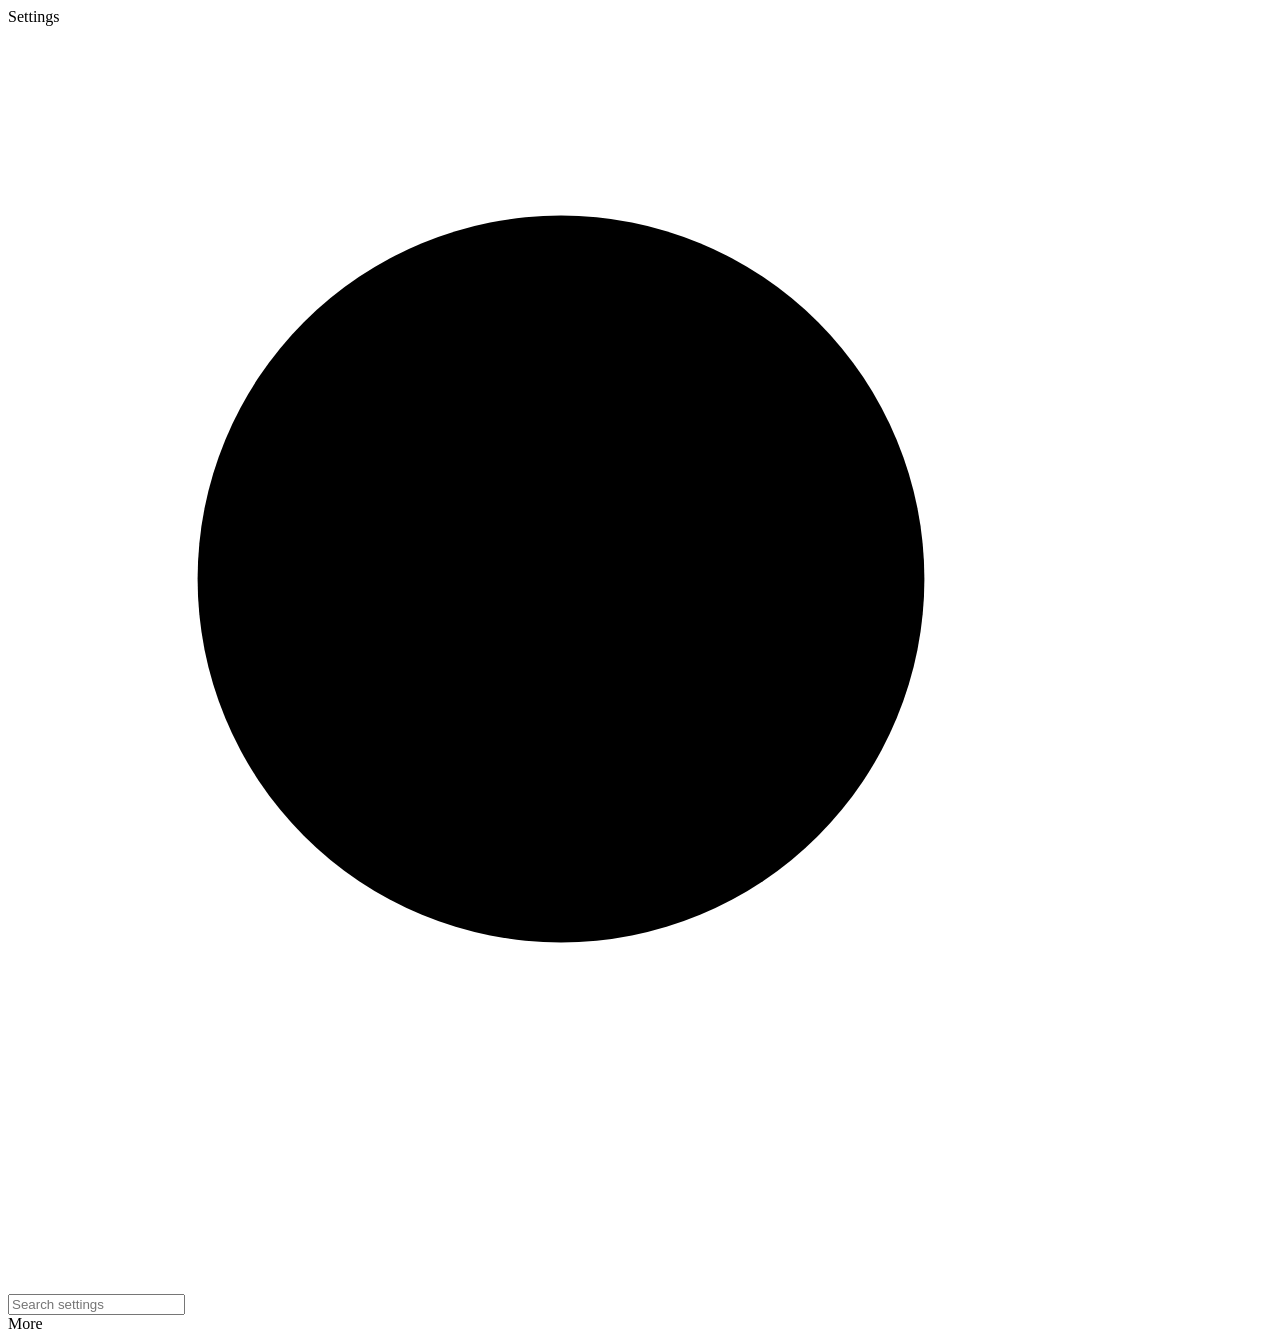
<file: resources/web/settings/index.html>
<!doctype html>
<html lang="en">
<head>
<meta charset="utf-8">
<meta name="viewport" content="width=device-width, initial-scale=1">
<meta name="color-scheme" content="light dark">
<title>Settings</title>
<link rel="stylesheet" href="pane://settings/settings.css">
</head>
<body>
<div class="app">
  <aside class="nav" aria-label="Settings sections">
    <div class="nav-title">Settings</div>
    <div class="search">
      <svg viewBox="0 0 16 16" aria-hidden="true"><circle cx="7" cy="7" r="4.6"/><path d="M10.4 10.4 14 14"/></svg>
      <input id="search" type="search" placeholder="Search settings" autocomplete="off" spellcheck="false">
    </div>
    <nav id="sections"></nav>
    <div class="nav-more">
      <div class="nav-more-title">More</div>
      <div id="more"></div>
    </div>
  </aside>
  <main id="main" tabindex="-1">
    <div class="content" id="content"></div>
  </main>
</div>

<dialog id="site-dialog">
  <form method="dialog" id="site-form">
    <h2 id="site-dialog-title">Add Site Search</h2>
    <label class="field"><span>Name</span><input name="name" placeholder="YouTube" required autocomplete="off"></label>
    <label class="field"><span>Shortcut</span><input name="shortcut" placeholder="yt" required autocomplete="off" spellcheck="false"></label>
    <label class="field"><span>Query URL</span><input name="url" placeholder="https://www.youtube.com/results?search_query=%s" required autocomplete="off" spellcheck="false"></label>
    <div class="field color-field">
      <span>Badge color</span>
      <div class="color-row">
        <label class="check"><input type="checkbox" name="ownColor"> Its own color</label>
        <input type="color" name="color" value="#5E5CE6">
        <span class="badge-preview" id="badge-preview">yt</span>
      </div>
    </div>
    <p class="hint" id="site-hint">Put %s where the search goes. Without a color of its own, the badge takes the site icon's.</p>
    <div class="dialog-buttons">
      <button type="button" class="btn" value="cancel" id="site-cancel">Cancel</button>
      <button type="submit" class="btn primary" id="site-save">Add</button>
    </div>
  </form>
</dialog>

<div class="toast" id="toast" role="status" aria-live="polite"></div>
<script src="pane://settings/settings.js"></script>
</body>
</html>
</file>
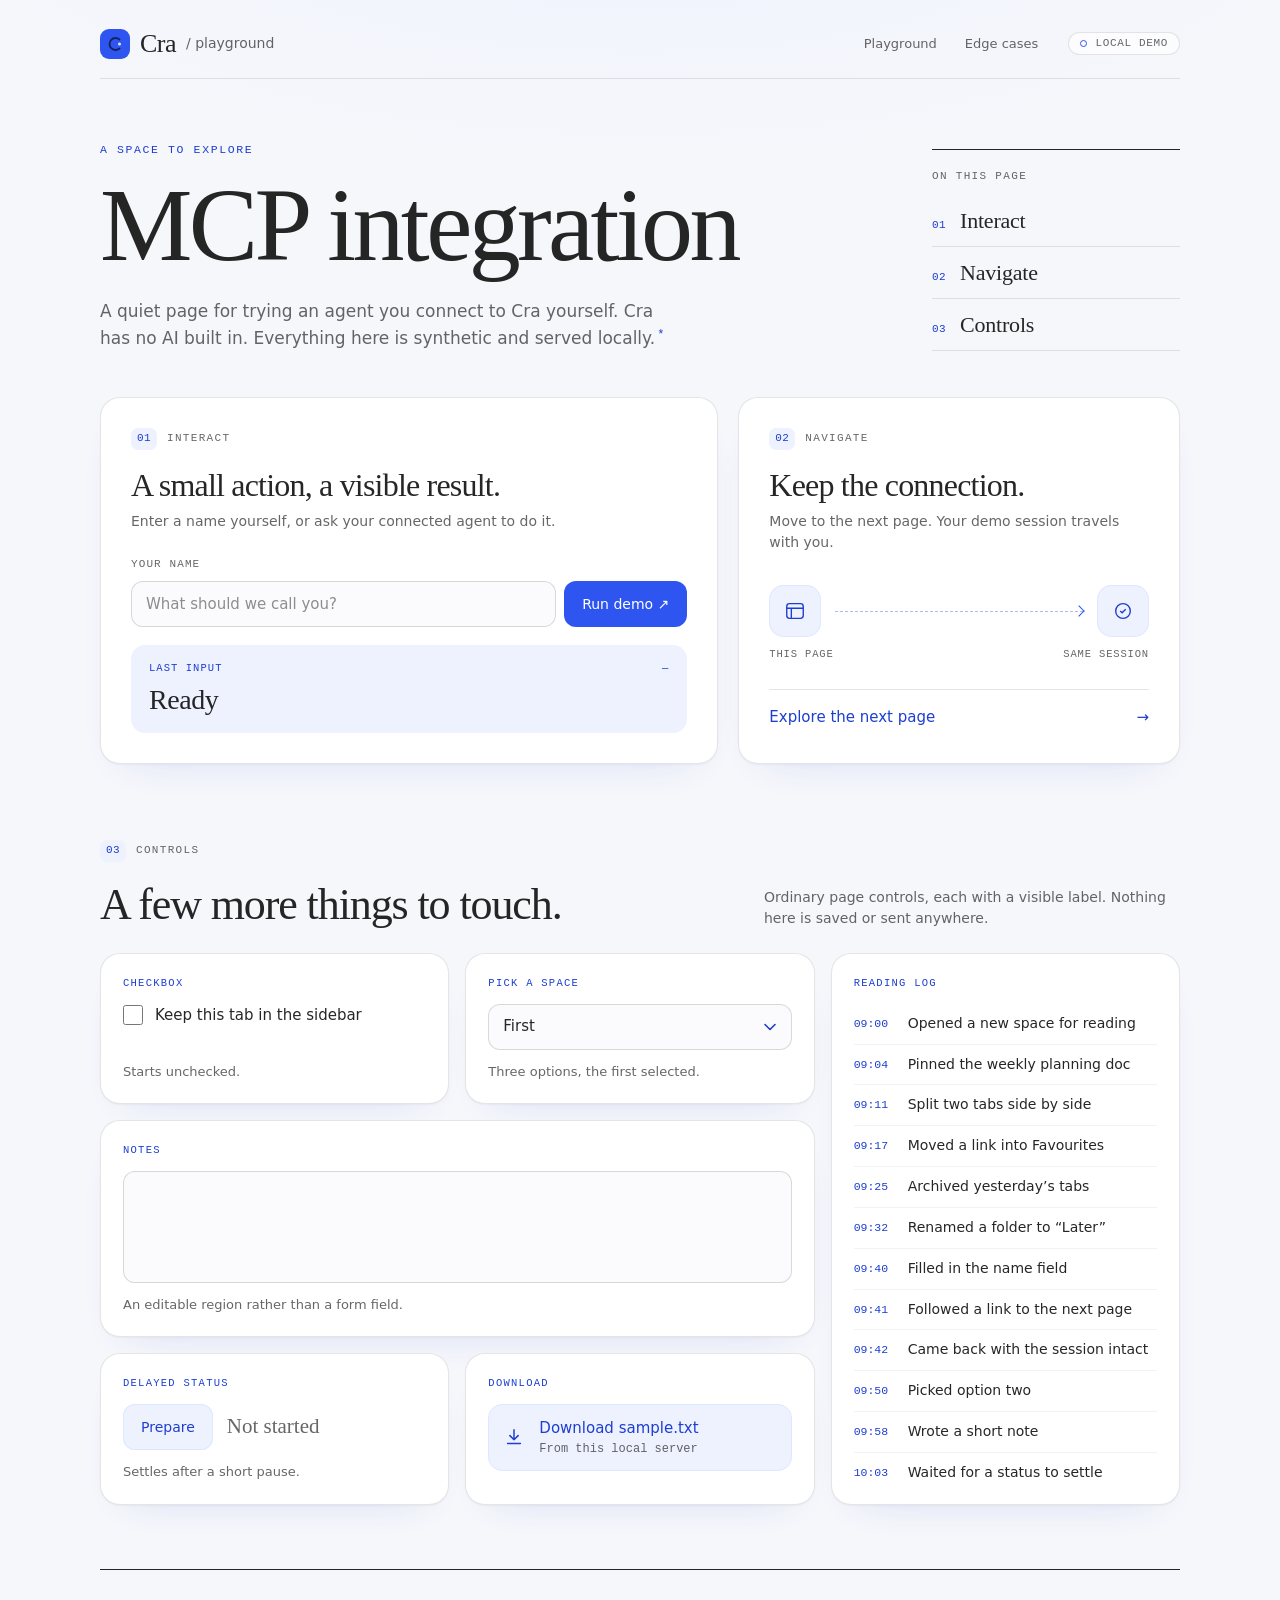
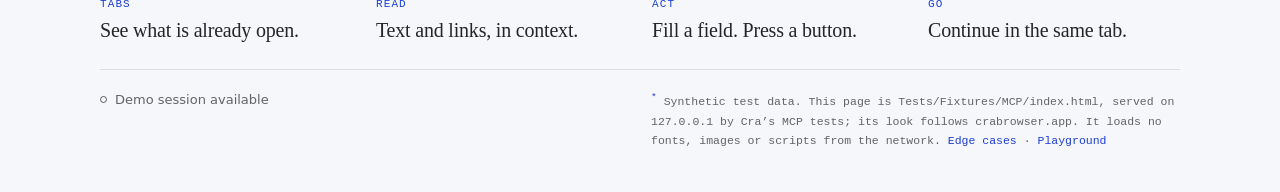
<file: Tests/Fixtures/MCP/index.html>
<!doctype html>
<html lang="en">
<head>
<meta charset="utf-8">
<meta name="viewport" content="width=device-width, initial-scale=1">
<meta name="color-scheme" content="light">
<title>Cra · MCP playground</title>
<style>
/* Palette and type follow crabrowser.app. Only locally installed fonts: nothing is fetched. */
:root {
  --paper: #f6f7fb; --card: #fff; --ink: #000000d9; --muted: #0009; --line: #0000001a; --line-soft: #0000000d;
  --hero: #2f55f0; --hero-deep: #1d3ed1; --hero-light: #dfe7ff; --hero-pale: #eef2ff;
  --serif: "Instrument Serif", "Iowan Old Style", "Palatino Linotype", Georgia, serif;
  --sans: "Geist", -apple-system, BlinkMacSystemFont, "Helvetica Neue", system-ui, sans-serif;
  --mono: "Geist Mono", ui-monospace, "SF Mono", Menlo, monospace;
  --radius: 20px;
  color-scheme: light; font-family: var(--sans); color: var(--ink); background: var(--paper);
  -webkit-font-smoothing: antialiased; text-rendering: optimizeLegibility;
}
/* No smooth scrolling, entrance fades, hover transforms or sticky bars: Cra's MCP input
   scrolls a target into view, refuses zero-opacity ancestors and checks that the target
   stays under the pointer, so anything that moves or covers a target breaks the tests. */
* { box-sizing: border-box; }
body { margin: 0; min-height: 100vh; background: radial-gradient(1100px 460px at 50% -160px, var(--hero-pale), transparent 72%), var(--paper); line-height: 1.5; }
::selection { background: var(--hero-light); }
a { color: var(--hero-deep); }
:focus-visible { outline: 2px solid var(--hero); outline-offset: 3px; border-radius: 6px; }
.skip { position: absolute; left: 16px; top: -100px; z-index: 2; padding: 10px 14px; border-radius: 10px; background: var(--ink); color: #fff; font-size: 13px; text-decoration: none; }
.skip:focus { top: 16px; }

.page { max-width: 1160px; margin: 0 auto; padding: 28px 40px 40px; }
.masthead { display: flex; align-items: center; justify-content: space-between; gap: 20px; flex-wrap: wrap; padding-bottom: 18px; border-bottom: 1px solid var(--line); }
.wordmark { display: flex; align-items: center; gap: 10px; }
.mark { display: grid; place-items: center; width: 30px; height: 30px; border-radius: 9px; background: var(--hero); color: #fff; }
.wordmark b { font-family: var(--serif); font-size: 26px; font-weight: 400; letter-spacing: -.02em; line-height: 1; }
.wordmark span { color: var(--muted); font-size: 14px; }
.masthead-end { display: flex; align-items: center; gap: 18px; }
.topnav { display: flex; gap: 4px; }
.topnav a { padding: 6px 12px; border-radius: 999px; color: var(--muted); font-size: 13px; font-weight: 500; text-decoration: none; transition: background-color .15s, color .15s; }
.topnav a:hover { color: var(--ink); background: var(--line-soft); }
.topnav a[aria-current="page"] { color: var(--hero-deep); background: var(--hero-light); }
.badge { display: inline-flex; align-items: center; gap: 8px; padding: 5px 11px; border: 1px solid var(--line); border-radius: 999px; background: #ffffffb3; font: 500 11px/1 var(--mono); letter-spacing: .06em; text-transform: uppercase; color: var(--muted); }
.ring { width: 7px; height: 7px; border-radius: 50%; border: 1.5px solid var(--hero); }

.hero { display: grid; grid-template-columns: minmax(0, 1fr) 248px; gap: 56px; align-items: end; padding: 64px 0 44px; }
.eyebrow { margin: 0 0 18px; font: 500 11.5px/1.2 var(--mono); letter-spacing: .14em; text-transform: uppercase; color: var(--hero-deep); }
h1 { margin: 0; font-family: var(--serif); font-weight: 400; font-size: clamp(52px, 8.2vw, 104px); line-height: .98; letter-spacing: -.035em; }
.intro { margin: 22px 0 0; max-width: 34em; font-size: 17px; line-height: 1.6; color: var(--muted); }
.intro a { color: var(--hero-deep); text-decoration: none; font-family: var(--mono); font-size: 12px; vertical-align: super; padding: 0 2px; }
.lab-note { margin: 18px 0 0; max-width: 40em; padding: 12px 16px; border-left: 2px solid var(--hero); background: #ffffffb3; border-radius: 0 12px 12px 0; font-size: 14px; color: var(--ink); }
.contents { padding: 18px 0 2px; border-top: 1px solid var(--ink); }
.contents-title, .kicker, .tile-kicker, .field-label, .result-label, .route-caption, .expect, .footnote, .brief b { font-family: var(--mono); }
.contents-title { margin: 0 0 10px; font-size: 11px; letter-spacing: .12em; text-transform: uppercase; color: var(--muted); }
.contents ol { list-style: none; margin: 0; padding: 0; }
.contents a { display: flex; align-items: baseline; gap: 14px; padding: 9px 0; border-bottom: 1px solid var(--line); color: var(--ink); text-decoration: none; font-family: var(--serif); font-size: 22px; letter-spacing: -.01em; transition: color .15s; }
.contents a:hover { color: var(--hero-deep); }
.num { font-family: var(--mono); font-size: 11px; color: var(--hero-deep); letter-spacing: .04em; }

section { scroll-margin-top: 24px; }
.workspace { display: grid; grid-template-columns: 7fr 5fr; gap: 20px; }
.card, .tile { border: 1px solid var(--line); border-radius: var(--radius); background: var(--card); box-shadow: 0 1px 2px #0000000a, 0 18px 40px -28px #1d3ed133; }
.card { padding: 30px; }
.kicker { display: flex; align-items: center; gap: 10px; margin: 0; font-size: 11px; letter-spacing: .12em; text-transform: uppercase; color: var(--muted); }
.kicker .num { display: grid; place-items: center; width: 26px; height: 22px; border-radius: 7px; background: var(--hero-pale); }
h2 { margin: 18px 0 8px; font-family: var(--serif); font-weight: 400; font-size: 32px; line-height: 1.12; letter-spacing: -.025em; text-wrap: balance; }
.hint { margin: 0 0 24px; max-width: 36em; font-size: 14px; color: var(--muted); }

.field-label { display: block; margin: 0 0 8px; font-size: 11px; letter-spacing: .1em; text-transform: uppercase; color: var(--muted); }
.input-row { display: flex; gap: 8px; }
input, textarea, select, .rich { font: inherit; font-size: 15px; color: var(--ink); border: 1px solid #00000024; border-radius: 12px; background: #fbfbfd; transition: border-color .15s, box-shadow .15s, background-color .15s; }
input:not([type="checkbox"]) { width: 100%; min-width: 0; height: 46px; padding: 0 14px; }
input::placeholder, textarea::placeholder { color: #00000070; }
input:hover:not(:disabled), textarea:hover, select:hover, .rich:hover { border-color: #00000038; }
input:focus-visible:not([type="checkbox"]), textarea:focus-visible, select:focus-visible, .rich:focus-visible { outline: none; border-color: var(--hero); background: #fff; box-shadow: 0 0 0 4px var(--hero-light); }
button { height: 46px; padding: 0 18px; border: 0; border-radius: 12px; background: var(--hero); color: #fff; font: 500 14px/1 var(--sans); white-space: nowrap; cursor: pointer; transition: background-color .15s; }
button:hover { background: var(--hero-deep); }
button.quiet { background: var(--hero-pale); color: var(--hero-deep); box-shadow: inset 0 0 0 1px var(--hero-light); }
button.quiet:hover { background: var(--hero-light); }
.result { margin-top: 18px; padding: 16px 18px; border-radius: 14px; background: var(--hero-pale); }
.result-label { display: flex; justify-content: space-between; font-size: 10.5px; letter-spacing: .1em; text-transform: uppercase; color: var(--hero-deep); }
#out { margin: 6px 0 0; min-height: 34px; overflow-wrap: anywhere; font-family: var(--serif); font-size: 28px; line-height: 1.2; letter-spacing: -.015em; }
.check { color: var(--hero); }

.route { display: flex; align-items: center; gap: 14px; padding: 8px 0 0; }
.route-node { display: grid; place-items: center; width: 52px; height: 52px; border-radius: 15px; background: var(--hero-pale); color: var(--hero-deep); box-shadow: inset 0 0 0 1px var(--hero-light); }
.route-line { flex: 1; position: relative; border-top: 1.5px dashed #2f55f066; }
.route-line::after { content: ""; position: absolute; right: 0; top: -4.5px; width: 7px; height: 7px; border-top: 1.5px solid var(--hero); border-right: 1.5px solid var(--hero); transform: rotate(45deg); }
.route-caption { display: flex; justify-content: space-between; margin: 10px 0 26px; font-size: 10.5px; letter-spacing: .08em; text-transform: uppercase; color: var(--muted); }
.next { display: flex; justify-content: space-between; align-items: center; padding: 16px 0 2px; border-top: 1px solid var(--line); font-size: 15px; font-weight: 500; text-decoration: none; transition: color .15s; }
.next:hover { color: var(--hero); }

.section-head { display: grid; grid-template-columns: minmax(0, 1fr) minmax(0, 26em); gap: 32px; align-items: end; margin: 76px 0 24px; }
.section-head h2 { margin-bottom: 0; font-size: clamp(32px, 4vw, 44px); }
.section-head .hint { margin: 0; }
.controls { display: grid; grid-template-columns: repeat(3, minmax(0, 1fr)); grid-template-areas: "check choice scroll" "rich rich scroll" "delay download scroll"; gap: 16px; }
.tile { display: flex; flex-direction: column; gap: 12px; padding: 22px; }
.tile-kicker { margin: 0; font-size: 10.5px; letter-spacing: .12em; text-transform: uppercase; color: var(--hero-deep); }
.tile-note { margin: auto 0 0; font-size: 13px; color: var(--muted); }
.t-check { grid-area: check; } .t-choice { grid-area: choice; } .t-rich { grid-area: rich; } .t-scroll { grid-area: scroll; } .t-delay { grid-area: delay; } .t-download { grid-area: download; }
.check-row { display: flex; align-items: center; gap: 12px; font-size: 15px; cursor: pointer; }
input[type="checkbox"] { flex: none; width: 20px; height: 20px; margin: 0; accent-color: var(--hero); cursor: pointer; }
select { width: 100%; height: 46px; padding: 0 40px 0 14px; appearance: none; cursor: pointer; background: #fbfbfd url("data:image/svg+xml,%3Csvg xmlns='http://www.w3.org/2000/svg' width='12' height='8' fill='none' stroke='%231d3ed1' stroke-width='1.6' stroke-linecap='round' stroke-linejoin='round'%3E%3Cpath d='m1 1.5 5 5 5-5'/%3E%3C/svg%3E") no-repeat right 15px center; }
.rich { min-height: 112px; padding: 12px 14px; line-height: 1.55; overflow-wrap: anywhere; cursor: text; }
.scroll-box { flex: 1 1 0; min-height: 210px; overflow-y: auto; overscroll-behavior: contain; margin: 0 -6px; padding: 0 6px; border-radius: 12px; }
.scroll-box ol { list-style: none; margin: 0; padding: 0; }
.scroll-box li { display: grid; grid-template-columns: 46px 1fr; gap: 8px; padding: 9px 0; border-bottom: 1px solid var(--line-soft); font-size: 14px; }
.scroll-box time { font-family: var(--mono); font-size: 11.5px; line-height: 1.9; color: var(--hero-deep); }
#scroll-end { margin: 0; padding: 14px 0 4px; font-family: var(--serif); font-size: 18px; color: var(--muted); }
.delay-row { display: flex; align-items: center; gap: 14px; flex-wrap: wrap; }
#delayed-status { margin: 0; font-family: var(--serif); font-size: 21px; color: var(--muted); }
#delayed-status[data-state="ready"] { color: var(--hero-deep); }
.download { display: flex; align-items: center; gap: 14px; padding: 12px 14px; border: 1px solid var(--hero-light); border-radius: 14px; background: var(--hero-pale); text-decoration: none; transition: background-color .15s, border-color .15s; }
.download:hover { background: var(--hero-light); border-color: #2f55f04d; }
.download svg { flex: none; }
.download span { display: flex; flex-direction: column; font-size: 15px; font-weight: 500; }
.download small { font-family: var(--mono); font-size: 12px; font-weight: 400; color: var(--muted); }

/* The edge-case lab is only rendered on /regression (body.regression). */
.lab-only { display: none; }
body.regression .lab-only { display: revert; }
.lab { margin-top: 76px; padding: 32px; border-radius: calc(var(--radius) + 8px); background: #ffffff8c; box-shadow: inset 0 0 0 1px var(--line); }
.lab .section-head { margin-top: 0; }
.specimens { display: grid; grid-template-columns: repeat(auto-fill, minmax(232px, 1fr)); gap: 14px; }
.specimen { display: flex; flex-direction: column; gap: 10px; padding: 18px; border: 1px solid var(--line); border-radius: 16px; background: var(--card); }
.specimen-head { display: flex; justify-content: space-between; align-items: baseline; gap: 10px; }
.specimen-name, .specimen label { font-size: 14px; font-weight: 500; }
.expect { flex: none; padding: 3px 8px; border-radius: 999px; font-size: 10px; letter-spacing: .08em; text-transform: uppercase; background: var(--line-soft); color: var(--muted); }
.expect.accepts { background: var(--hero-pale); color: var(--hero-deep); }
.slot { position: relative; min-height: 46px; }
.slot.empty { border: 1px dashed #00000033; border-radius: 12px; }
.slot.empty .ghost { position: absolute; inset: 0; display: grid; place-items: center; font: 12px var(--mono); color: var(--muted); pointer-events: none; }
.specimen-note { margin: 0; font-size: 12.5px; color: var(--muted); }
input:disabled { color: #00000059; background: repeating-linear-gradient(135deg, #0000000a 0 6px, transparent 6px 12px); cursor: not-allowed; }
input[readonly] { background: var(--paper); }
.specimen button { height: auto; min-height: 46px; padding: 10px 14px; line-height: 1.3; white-space: normal; }
.cover { position: absolute; inset: 0; display: grid; place-items: center; border-radius: 12px; background: repeating-linear-gradient(135deg, var(--hero-pale) 0 8px, #fff 8px 16px); box-shadow: inset 0 0 0 1px var(--hero-light); font: 12px var(--mono); color: var(--hero-deep); }
textarea { display: block; width: 100%; min-height: 84px; padding: 10px 14px; resize: vertical; }

.brief { display: grid; grid-template-columns: repeat(4, minmax(0, 1fr)); gap: 24px; margin-top: 64px; padding: 26px 0; border-top: 1px solid var(--ink); }
.brief div { display: flex; flex-direction: column; gap: 6px; }
.brief b { font-size: 11px; font-weight: 500; letter-spacing: .1em; text-transform: uppercase; color: var(--hero-deep); }
.brief span { font-family: var(--serif); font-size: 20px; line-height: 1.25; letter-spacing: -.01em; }
footer { display: flex; justify-content: space-between; align-items: flex-start; gap: 18px 40px; flex-wrap: wrap; padding-top: 20px; border-top: 1px solid var(--line); font-size: 13px; color: var(--muted); }
.session { display: flex; align-items: center; gap: 8px; margin: 0; }
.session .ring { border-color: var(--muted); }
.footnote { margin: 0; max-width: 46em; font-size: 11.5px; line-height: 1.7; }
.footnote sup { color: var(--hero-deep); }
footer a { text-decoration: none; }

@media (max-width: 960px) {
  .controls { grid-template-columns: repeat(2, minmax(0, 1fr)); grid-template-areas: "check choice" "rich rich" "scroll scroll" "delay download"; }
}
@media (max-width: 860px) {
  .page { padding: 24px 28px 32px; }
  .hero { grid-template-columns: 1fr; gap: 32px; padding: 48px 0 36px; }
  .contents ol { display: flex; flex-wrap: wrap; gap: 0 20px; }
  .contents a { font-size: 19px; border-bottom: 0; }
  .workspace, .section-head { grid-template-columns: 1fr; }
  .section-head { gap: 10px; margin-top: 60px; }
  .brief { grid-template-columns: repeat(2, minmax(0, 1fr)); }
  .lab { padding: 22px; margin-top: 60px; }
}
@media (max-width: 560px) {
  .page { padding: 18px 18px 28px; }
  .card { padding: 22px; }
  .masthead-end { width: 100%; justify-content: space-between; }
  .input-row, .delay-row { flex-direction: column; align-items: stretch; }
  .controls { grid-template-columns: 1fr; grid-template-areas: "check" "choice" "rich" "scroll" "delay" "download"; }
  .brief { grid-template-columns: 1fr; gap: 18px; }
  .lab { padding: 16px; }
  h2 { font-size: 28px; }
}
@media (prefers-reduced-motion: reduce) { * { transition: none !important; } }
</style>
</head>
<body>
<script>document.body.classList.toggle('regression', location.pathname.replace(/\/+$/, '') === '/regression');</script>
<a class="skip" href="#try">Skip to the playground</a>
<div class="page">
<header class="masthead">
  <div class="wordmark"><span class="mark" aria-hidden="true"><svg width="18" height="18" viewBox="0 0 24 24" fill="none"><path d="M18 6a8 8 0 1 0 0 12" stroke="currentColor" stroke-width="2.5" stroke-linecap="round"/><circle cx="18" cy="12" r="2" fill="#dfe7ff"/></svg></span><b>Cra</b><span>/ playground</span></div>
  <div class="masthead-end">
    <nav class="topnav" aria-label="Routes"><a href="/" data-route="/">Playground</a><a href="/regression" data-route="/regression">Edge cases</a></nav>
    <span class="badge"><span class="ring" aria-hidden="true"></span>Local demo</span>
  </div>
</header>
<main>
<section class="hero" aria-labelledby="title">
  <div>
    <p class="eyebrow" id="step">A space to explore</p>
    <h1 id="title">MCP integration</h1>
    <p class="intro">A quiet page for trying an agent you connect to Cra yourself. Cra has no AI built in. Everything here is synthetic and served locally.<a href="#source-note" aria-label="Source note">*</a></p>
    <p class="lab-note lab-only">This is the regression route: the same playground, with the edge cases the MCP tests rely on <a href="#lab">at the end of the page</a>.</p>
  </div>
  <nav class="contents" aria-label="On this page">
    <p class="contents-title">On this page</p>
    <ol>
      <li><a href="#try"><span class="num">01</span>Interact</a></li>
      <li><a href="#travel"><span class="num">02</span>Navigate</a></li>
      <li><a href="#controls"><span class="num">03</span>Controls</a></li>
      <li class="lab-only"><a href="#lab"><span class="num">04</span>Edge cases</a></li>
    </ol>
  </nav>
</section>

<div class="workspace">
  <section class="card" id="try" aria-labelledby="interaction-title">
    <p class="kicker"><span class="num">01</span>Interact</p>
    <h2 id="interaction-title">A small action, a visible result.</h2>
    <p class="hint">Enter a name yourself, or ask your connected agent to do it.</p>
    <form id="demo-form">
      <label class="field-label" for="name">Your name</label>
      <div class="input-row"><input id="name" autocomplete="off" placeholder="What should we call you?"><button id="go" type="submit">Run demo <span aria-hidden="true">↗</span></button></div>
    </form>
    <div class="result" role="status" aria-live="polite"><div class="result-label"><span>Last input</span><span id="result-icon" aria-hidden="true">—</span></div><p id="out">Ready</p></div>
  </section>
  <section class="card" id="travel" aria-labelledby="navigation-title">
    <p class="kicker"><span class="num">02</span>Navigate</p>
    <h2 id="navigation-title">Keep the connection.</h2>
    <p class="hint" id="navigation-hint">Move to the next page. Your demo session travels with you.</p>
    <div class="route" aria-hidden="true"><div class="route-node"><svg width="22" height="22" viewBox="0 0 24 24" fill="none" stroke="currentColor" stroke-width="1.5"><rect x="3" y="4" width="18" height="16" rx="3"/><path d="M3 9h18M8 9v11"/></svg></div><span class="route-line"></span><div class="route-node"><svg width="22" height="22" viewBox="0 0 24 24" fill="none" stroke="currentColor" stroke-width="1.5"><circle cx="12" cy="12" r="8"/><path d="m9 12 2 2 4-4"/></svg></div></div>
    <div class="route-caption" aria-hidden="true"><span>This page</span><span>Same session</span></div>
    <a class="next" href="/next" id="next"><span>Explore the next page</span><span aria-hidden="true">→</span></a>
  </section>
</div>

<section id="controls" aria-labelledby="controls-title">
  <div class="section-head">
    <div><p class="kicker"><span class="num">03</span>Controls</p><h2 id="controls-title">A few more things to touch.</h2></div>
    <p class="hint">Ordinary page controls, each with a visible label. Nothing here is saved or sent anywhere.</p>
  </div>
  <div class="controls">
    <div class="tile t-check">
      <p class="tile-kicker">Checkbox</p>
      <label class="check-row" for="check"><input id="check" type="checkbox">Keep this tab in the sidebar</label>
      <p class="tile-note">Starts unchecked.</p>
    </div>
    <div class="tile t-choice">
      <label class="tile-kicker" for="choice">Pick a space</label>
      <select id="choice"><option value="one">First</option><option value="two">Second</option><option value="three">Third</option></select>
      <p class="tile-note">Three options, the first selected.</p>
    </div>
    <div class="tile t-rich">
      <p class="tile-kicker" aria-hidden="true">Notes</p>
      <div id="rich" class="rich" contenteditable="true" role="textbox" aria-label="Notes" aria-multiline="true"></div>
      <p class="tile-note">An editable region rather than a form field.</p>
    </div>
    <div class="tile t-scroll">
      <p class="tile-kicker" id="scroll-label">Reading log</p>
      <div id="scroll-box" class="scroll-box" tabindex="0" role="region" aria-labelledby="scroll-label">
        <ol>
          <li><time>09:00</time>Opened a new space for reading</li>
          <li><time>09:04</time>Pinned the weekly planning doc</li>
          <li><time>09:11</time>Split two tabs side by side</li>
          <li><time>09:17</time>Moved a link into Favourites</li>
          <li><time>09:25</time>Archived yesterday’s tabs</li>
          <li><time>09:32</time>Renamed a folder to “Later”</li>
          <li><time>09:40</time>Filled in the name field</li>
          <li><time>09:41</time>Followed a link to the next page</li>
          <li><time>09:42</time>Came back with the session intact</li>
          <li><time>09:50</time>Picked option two</li>
          <li><time>09:58</time>Wrote a short note</li>
          <li><time>10:03</time>Waited for a status to settle</li>
          <li><time>10:09</time>Saved sample.txt</li>
          <li><time>10:15</time>Collapsed a space header</li>
          <li><time>10:22</time>Searched from the command bar</li>
          <li><time>10:30</time>Reopened a closed tab</li>
          <li><time>10:36</time>Dragged a tab between spaces</li>
          <li><time>10:44</time>Scrolled to the end of the log</li>
        </ol>
        <p id="scroll-end">End of the log.</p>
      </div>
    </div>
    <div class="tile t-delay">
      <p class="tile-kicker">Delayed status</p>
      <div class="delay-row"><button id="delay-button" class="quiet" type="button">Prepare</button><p id="delayed-status" role="status" aria-live="polite">Not started</p></div>
      <p class="tile-note">Settles after a short pause.</p>
    </div>
    <div class="tile t-download">
      <p class="tile-kicker">Download</p>
      <a id="download" class="download" href="/download/sample.txt" download><svg width="22" height="22" viewBox="0 0 24 24" fill="none" stroke="currentColor" stroke-width="1.6" stroke-linecap="round" stroke-linejoin="round" aria-hidden="true"><path d="M12 4v11m0 0-4.5-4.5M12 15l4.5-4.5M5 19h14"/></svg><span>Download sample.txt<small>From this local server</small></span></a>
    </div>
  </div>
</section>

<section class="lab lab-only" id="lab" aria-labelledby="lab-title">
  <div class="section-head">
    <div><p class="kicker"><span class="num">04</span>Edge cases</p><h2 id="lab-title">Fields that should say no.</h2></div>
    <p class="hint">Input regression fixtures. An agent should refuse most of these and handle the rest with care.</p>
  </div>
  <div class="specimens" aria-label="Input regression fixtures" role="group">
    <div class="specimen"><div class="specimen-head"><span class="specimen-name">Disabled</span><span class="expect">Refuses</span></div><div class="slot"><input id="disabled" disabled aria-label="Disabled field" placeholder="Disabled"></div></div>
    <div class="specimen"><div class="specimen-head"><span class="specimen-name">Read-only</span><span class="expect">Refuses</span></div><div class="slot"><input id="readonly" readonly aria-label="Read-only field" placeholder="Read only"></div></div>
    <div class="specimen"><div class="specimen-head"><span class="specimen-name">Hidden</span><span class="expect">Refuses</span></div><div class="slot empty"><input id="hidden" style="display:none" aria-label="Hidden field"><span class="ghost">display: none</span></div></div>
    <div class="specimen"><div class="specimen-head"><span class="specimen-name">Transparent</span><span class="expect">Refuses</span></div><div class="slot empty"><div style="opacity:0"><input id="transparent-field" aria-label="Transparent field"></div></div><p class="specimen-note">The field is here at opacity 0.</p></div>
    <div class="specimen"><div class="specimen-head"><span class="specimen-name">Inert</span><span class="expect">Refuses</span></div><div class="slot" inert><input id="inert-field" aria-label="Inert field" placeholder="Inside an inert block"></div></div>
    <div class="specimen"><div class="specimen-head"><span class="specimen-name">Covered</span><span class="expect">Refuses</span></div><div class="slot"><input id="covered" aria-label="Covered field"><div class="cover">Covered target</div></div></div>
    <div class="specimen"><div class="specimen-head"><label for="multiline">Multiline test</label><span class="expect accepts">Keeps newlines</span></div><textarea id="multiline"></textarea></div>
    <div class="specimen"><div class="specimen-head"><label for="replace-on-focus">Replaced on focus</label><span class="expect">Aborts</span></div><div class="slot"><input id="replace-on-focus" onfocus="this.replaceWith(this.cloneNode(true));document.querySelector('#replace-on-focus').removeAttribute('onfocus')"></div></div>
    <div class="specimen"><div class="specimen-head"><span class="specimen-name">Ambiguous selector</span><span class="expect">Refuses “button”</span></div><button id="other-button" class="quiet" type="button">Another button for ambiguity testing</button></div>
  </div>
</section>

<div class="brief">
  <div><b>Tabs</b><span>See what is already open.</span></div>
  <div><b>Read</b><span>Text and links, in context.</span></div>
  <div><b>Act</b><span>Fill a field. Press a button.</span></div>
  <div><b>Go</b><span>Continue in the same tab.</span></div>
</div>
</main>
<footer>
  <p class="session"><span class="ring" aria-hidden="true"></span><span id="session">Checking demo session</span></p>
  <p class="footnote" id="source-note"><sup>*</sup> Synthetic test data. This page is <code>Tests/Fixtures/MCP/index.html</code>, served on 127.0.0.1 by Cra’s MCP tests; its look follows crabrowser.app. It loads no fonts, images or scripts from the network. <a href="/regression">Edge cases</a> · <a href="/">Playground</a></p>
</footer>
</div>
<script>
window.inputEvents = [];
for (const type of ['mousemove','mousedown','mouseup','click','keydown','keyup','beforeinput','input']) {
  document.addEventListener(type, e => {
    window.inputEvents.push({type:e.type,trusted:e.isTrusted,time:performance.now(),key:e.key,code:e.code});
    if (type === 'input' && e.target.id === 'name') fetch('/input-progress?length=' + e.target.value.length);
  }, true);
}
document.cookie = 'mcp_fixture=session;path=/;SameSite=Strict';
document.querySelector('#session').textContent = document.cookie.includes('mcp_fixture=session') ? 'Demo session available' : 'Demo cookie unavailable';
document.querySelector('#demo-form').addEventListener('submit', event => {
  event.preventDefault();
  document.querySelector('#out').textContent = document.querySelector('#name').value;
  document.querySelector('#result-icon').textContent = '✓';
  document.querySelector('#result-icon').className = 'check';
});
let delay;
document.querySelector('#delay-button').addEventListener('click', () => {
  const status = document.querySelector('#delayed-status');
  clearTimeout(delay);
  status.textContent = 'Preparing…';
  delete status.dataset.state;
  delay = setTimeout(() => { status.textContent = 'Ready to continue'; status.dataset.state = 'ready'; }, 300);
});
const route = location.pathname.replace(/\/+$/, '') || '/';
for (const link of document.querySelectorAll('[data-route]')) {
  if (link.dataset.route === route) link.setAttribute('aria-current', 'page');
}
if (route === '/regression') document.querySelector('#step').textContent = 'Regression route · edge cases below';
if (location.pathname === '/next') {
  document.querySelector('#step').textContent = 'Next page · same browser';
  document.querySelector('#navigation-hint').textContent = 'You made it. Your demo session is still here. Try another interaction or head back.';
  document.querySelector('#next').href = '/';
  document.querySelector('#next span').textContent = 'Back to the first page';
}
</script>
</body>
</html>
</file>
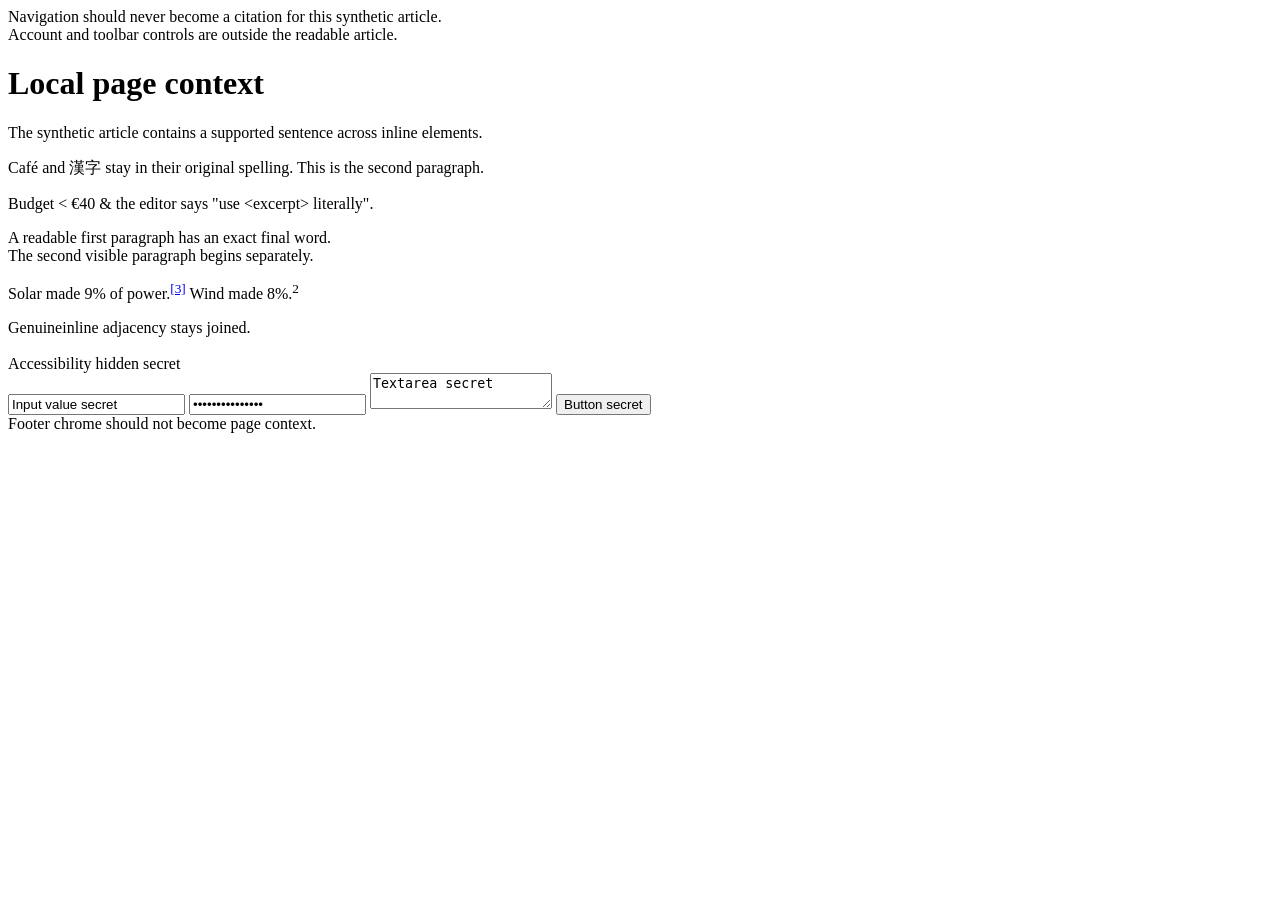
<file: Tests/Fixtures/AskOnPage/article.html>
<!doctype html>
<meta charset="utf-8">
<title>Synthetic Ask on Page article</title>
<style>.invisible { display: none } .masked { visibility: hidden }
  .paragraph { display: block } .inline-layout { display: inline }</style>
<nav>Navigation should never become a citation for this synthetic article.</nav>
<header>Account and toolbar controls are outside the readable article.</header>
<main>
  <h1>Local page context</h1>
  <p>The <span>synthetic article</span> contains a supported sentence across inline elements.</p>
  <p>Café and 漢字 stay in their original spelling. This is the second paragraph.</p>
  <p>Budget &lt; €40 &amp; the editor says "use &lt;excerpt&gt; literally".</p>
  <span class="paragraph">A readable first paragraph has an exact final word.</span><span class="paragraph">The second visible paragraph begins separately.</span>
  <p>Solar made 9% of power.<sup class="reference"><a href="#cite-3">[3]</a></sup> Wind made 8%.<sup>2</sup></p>
  <section><div class="inline-layout">Genuine</div><div class="inline-layout">inline adjacency stays joined.</div></section>
  <div hidden>Hidden attribute secret</div>
  <div class="invisible">Display none secret</div>
  <div class="masked">Visibility hidden secret</div>
  <div aria-hidden="true">Accessibility hidden secret</div>
  <input value="Input value secret">
  <input type="password" value="Password secret">
  <textarea>Textarea secret</textarea>
  <button>Button secret</button>
  <script>window.syntheticPageValue = 'Script secret';</script>
</main>
<footer>Footer chrome should not become page context.</footer>
</file>
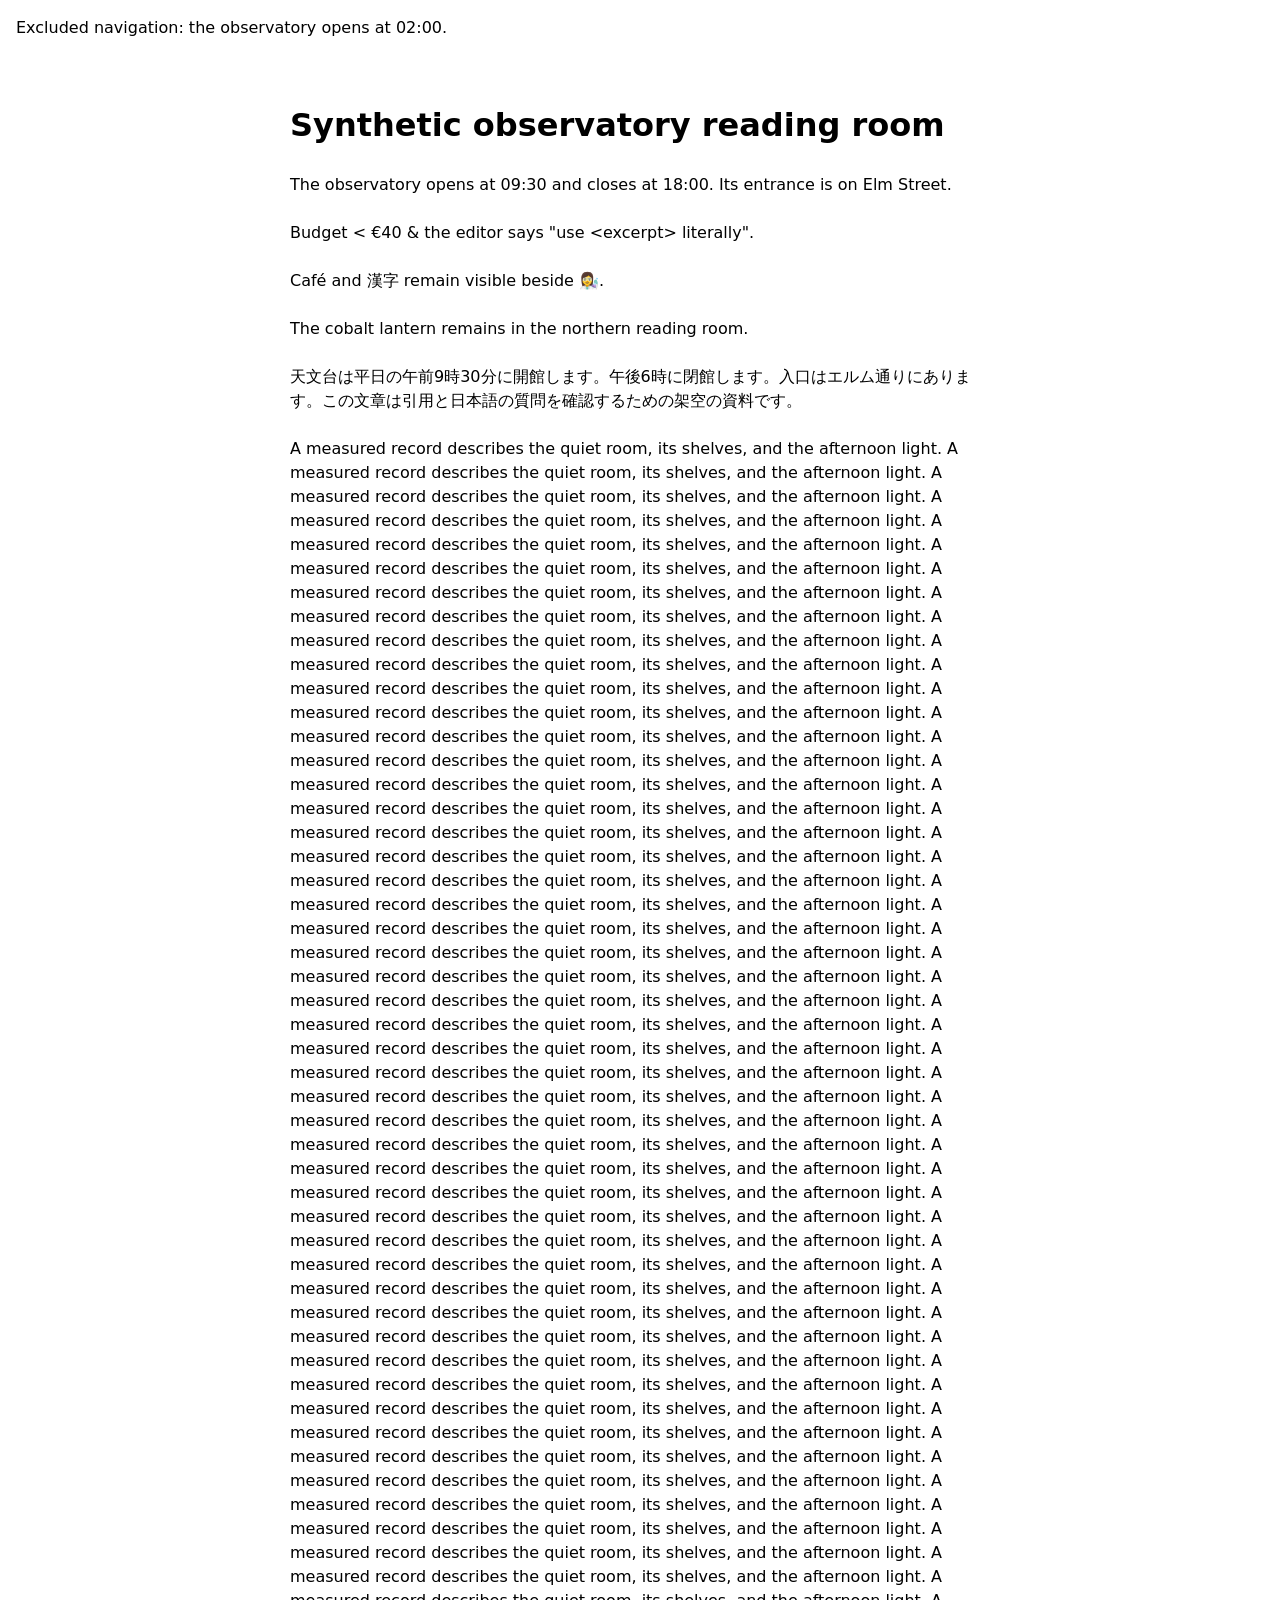
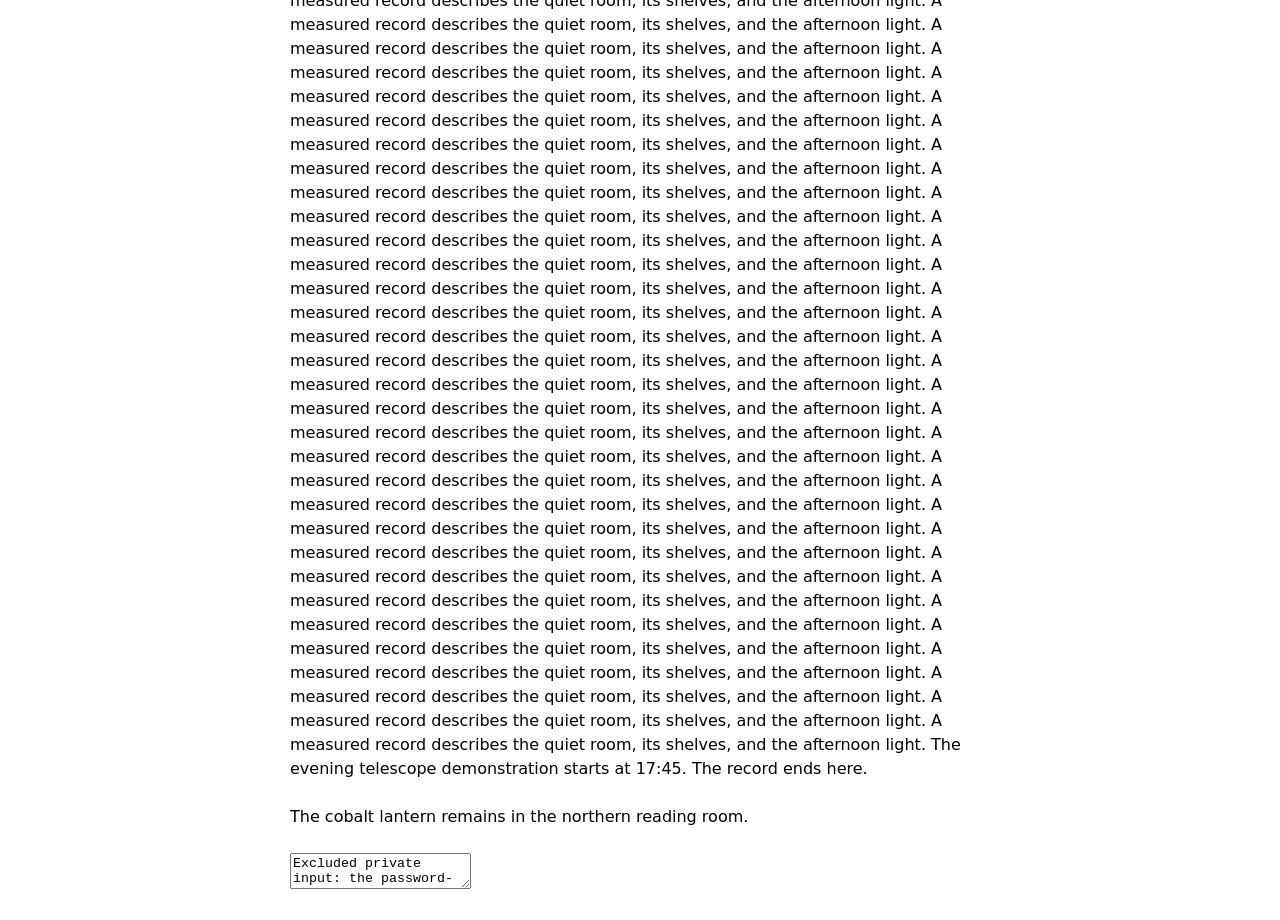
<file: Tests/Fixtures/AskOnPage/runtime.html>
<!doctype html>
<html lang="en"><meta charset="utf-8"><title>Synthetic Ask runtime gates</title>
<style>body{margin:0;font:16px/1.5 system-ui}main{max-width:700px;padding:24px;margin:auto}p{margin:24px 0}nav{padding:16px} .hidden{display:none}</style>
<nav>Excluded navigation: the observatory opens at 02:00.</nav>
<main>
<h1>Synthetic observatory reading room</h1>
<p id="hours">The observatory opens at 09:30 and closes at 18:00. Its entrance is on Elm Street.</p>
<p id="literal">Budget &lt; €40 &amp; the editor says "use &lt;excerpt&gt; literally".</p>
<p id="unicode">Cafe<span>́ and 漢字 remain visible beside 👩‍🔬.</span></p>
<p id="repeat-first">The cobalt lantern remains in the northern reading room.</p>
<p id="cjk" lang="ja">天文台は平日の午前9時30分に開館します。午後6時に閉館します。入口はエルム通りにあります。この文章は引用と日本語の質問を確認するための架空の資料です。</p>
<p id="long-paragraph">A measured record describes the quiet room, its shelves, and the afternoon light. A measured record describes the quiet room, its shelves, and the afternoon light. A measured record describes the quiet room, its shelves, and the afternoon light. A measured record describes the quiet room, its shelves, and the afternoon light. A measured record describes the quiet room, its shelves, and the afternoon light. A measured record describes the quiet room, its shelves, and the afternoon light. A measured record describes the quiet room, its shelves, and the afternoon light. A measured record describes the quiet room, its shelves, and the afternoon light. A measured record describes the quiet room, its shelves, and the afternoon light. A measured record describes the quiet room, its shelves, and the afternoon light. A measured record describes the quiet room, its shelves, and the afternoon light. A measured record describes the quiet room, its shelves, and the afternoon light. A measured record describes the quiet room, its shelves, and the afternoon light. A measured record describes the quiet room, its shelves, and the afternoon light. A measured record describes the quiet room, its shelves, and the afternoon light. A measured record describes the quiet room, its shelves, and the afternoon light. A measured record describes the quiet room, its shelves, and the afternoon light. A measured record describes the quiet room, its shelves, and the afternoon light. A measured record describes the quiet room, its shelves, and the afternoon light. A measured record describes the quiet room, its shelves, and the afternoon light. A measured record describes the quiet room, its shelves, and the afternoon light. A measured record describes the quiet room, its shelves, and the afternoon light. A measured record describes the quiet room, its shelves, and the afternoon light. A measured record describes the quiet room, its shelves, and the afternoon light. A measured record describes the quiet room, its shelves, and the afternoon light. A measured record describes the quiet room, its shelves, and the afternoon light. A measured record describes the quiet room, its shelves, and the afternoon light. A measured record describes the quiet room, its shelves, and the afternoon light. A measured record describes the quiet room, its shelves, and the afternoon light. A measured record describes the quiet room, its shelves, and the afternoon light. A measured record describes the quiet room, its shelves, and the afternoon light. A measured record describes the quiet room, its shelves, and the afternoon light. A measured record describes the quiet room, its shelves, and the afternoon light. A measured record describes the quiet room, its shelves, and the afternoon light. A measured record describes the quiet room, its shelves, and the afternoon light. A measured record describes the quiet room, its shelves, and the afternoon light. A measured record describes the quiet room, its shelves, and the afternoon light. A measured record describes the quiet room, its shelves, and the afternoon light. A measured record describes the quiet room, its shelves, and the afternoon light. A measured record describes the quiet room, its shelves, and the afternoon light. A measured record describes the quiet room, its shelves, and the afternoon light. A measured record describes the quiet room, its shelves, and the afternoon light. A measured record describes the quiet room, its shelves, and the afternoon light. A measured record describes the quiet room, its shelves, and the afternoon light. A measured record describes the quiet room, its shelves, and the afternoon light. A measured record describes the quiet room, its shelves, and the afternoon light. A measured record describes the quiet room, its shelves, and the afternoon light. A measured record describes the quiet room, its shelves, and the afternoon light. A measured record describes the quiet room, its shelves, and the afternoon light. A measured record describes the quiet room, its shelves, and the afternoon light. A measured record describes the quiet room, its shelves, and the afternoon light. A measured record describes the quiet room, its shelves, and the afternoon light. A measured record describes the quiet room, its shelves, and the afternoon light. A measured record describes the quiet room, its shelves, and the afternoon light. A measured record describes the quiet room, its shelves, and the afternoon light. A measured record describes the quiet room, its shelves, and the afternoon light. A measured record describes the quiet room, its shelves, and the afternoon light. A measured record describes the quiet room, its shelves, and the afternoon light. A measured record describes the quiet room, its shelves, and the afternoon light. A measured record describes the quiet room, its shelves, and the afternoon light. A measured record describes the quiet room, its shelves, and the afternoon light. A measured record describes the quiet room, its shelves, and the afternoon light. A measured record describes the quiet room, its shelves, and the afternoon light. A measured record describes the quiet room, its shelves, and the afternoon light. A measured record describes the quiet room, its shelves, and the afternoon light. A measured record describes the quiet room, its shelves, and the afternoon light. A measured record describes the quiet room, its shelves, and the afternoon light. A measured record describes the quiet room, its shelves, and the afternoon light. A measured record describes the quiet room, its shelves, and the afternoon light. A measured record describes the quiet room, its shelves, and the afternoon light. A measured record describes the quiet room, its shelves, and the afternoon light. A measured record describes the quiet room, its shelves, and the afternoon light. A measured record describes the quiet room, its shelves, and the afternoon light. A measured record describes the quiet room, its shelves, and the afternoon light. A measured record describes the quiet room, its shelves, and the afternoon light. A measured record describes the quiet room, its shelves, and the afternoon light. A measured record describes the quiet room, its shelves, and the afternoon light. A measured record describes the quiet room, its shelves, and the afternoon light. A measured record describes the quiet room, its shelves, and the afternoon light. A measured record describes the quiet room, its shelves, and the afternoon light. <span id="long-quote">The evening telescope demonstration starts at 17:45.</span> The record ends here.</p>
<p id="repeat-second">The cobalt lantern remains in the northern reading room.</p>
<p class="hidden">Excluded hidden text: the evening demonstration starts at 01:00.</p>
<textarea>Excluded private input: the password-like sentence must never become model context.</textarea>
</main></html>
</file>
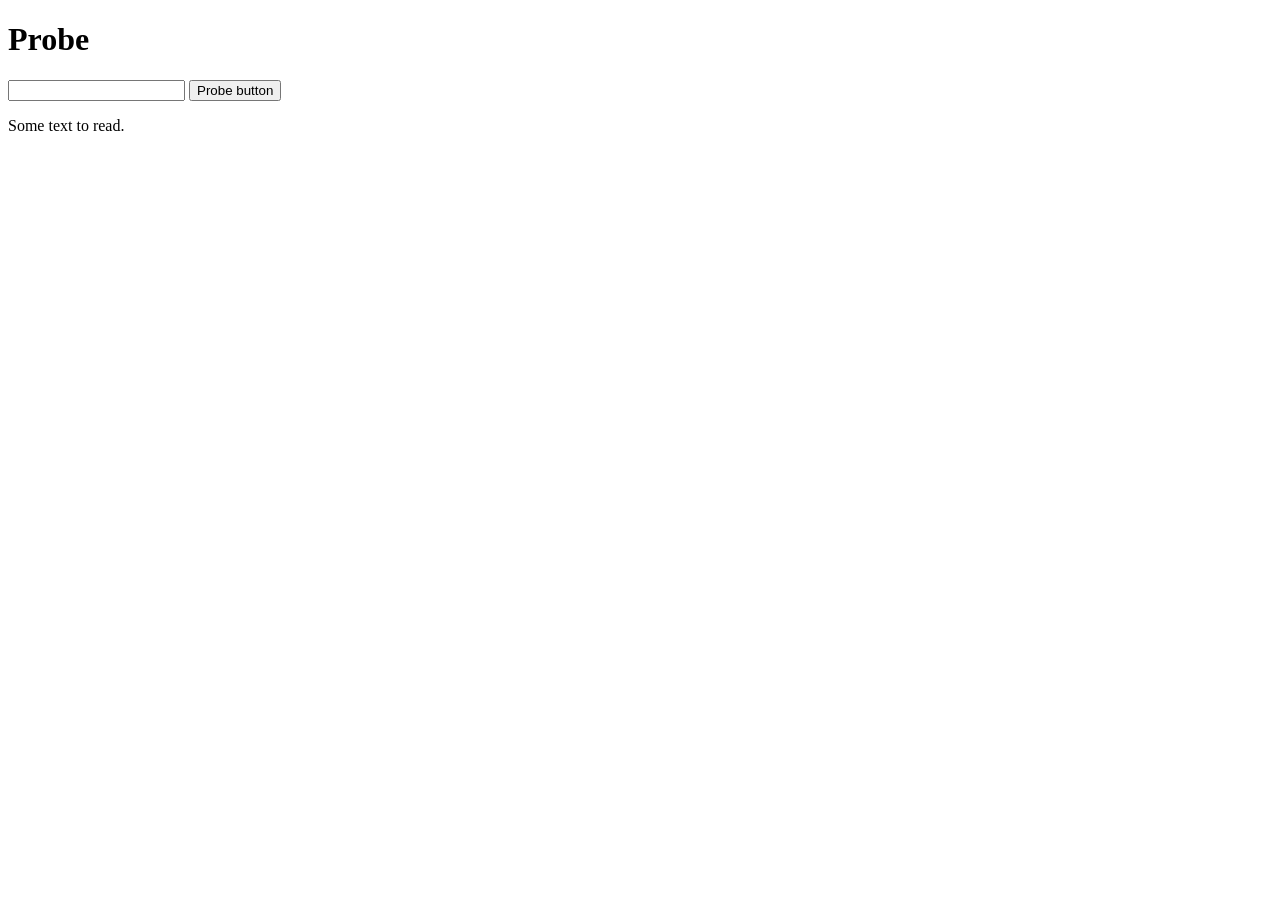
<file: Tests/Fixtures/MCP/probe.html>
<!doctype html>
<meta charset="utf-8">
<title>Automation probe</title>
<!-- What a page can notice about an agent: navigator.webdriver, new globals and DOM changes it
     didn't make. -->
<h1>Probe</h1>
<input id="field" aria-label="Probe field"> <button id="button">Probe button</button>
<p id="text">Some text to read.</p>
<script>
  const globals = new Set(Object.getOwnPropertyNames(window));
  const probe = window.probe = {webdriver: navigator.webdriver, mutations: 0, clicks: 0};
  new MutationObserver(records => { probe.mutations += records.length; }).observe(document.documentElement, {subtree: true, childList: true, attributes: true, characterData: true});
  document.getElementById('button').addEventListener('click', () => { probe.clicks++; });
  probe.newGlobals = () => Object.getOwnPropertyNames(window).filter(name => !globals.has(name) && name !== 'probe');
</script>
</file>
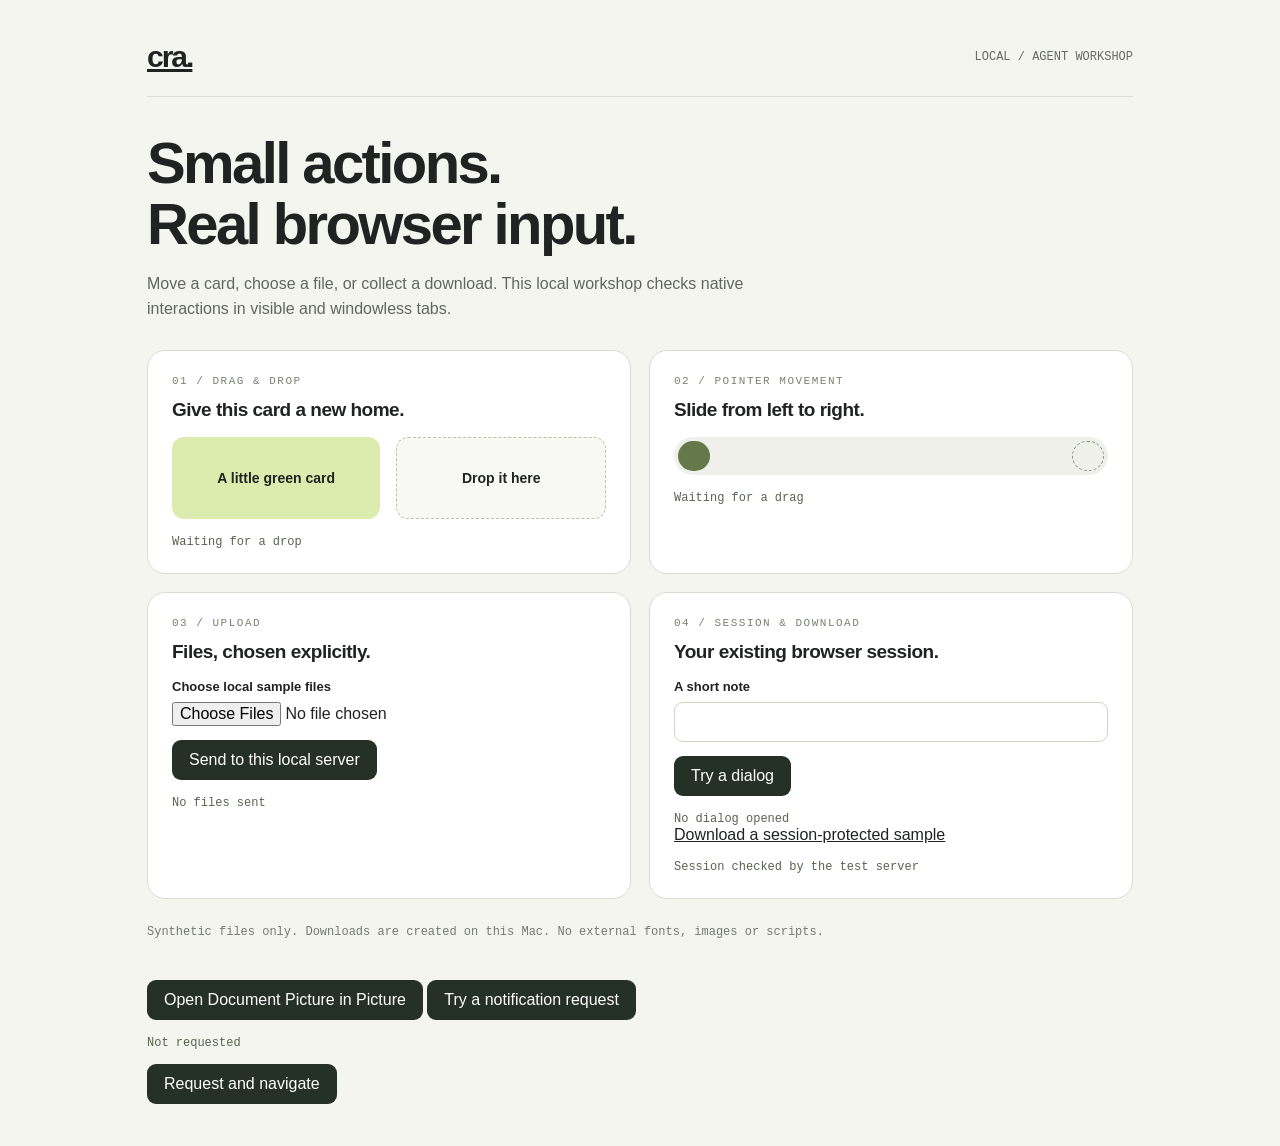
<file: Tests/Fixtures/MCP/transfers.html>
<!doctype html><html lang="en"><meta charset="utf-8"><meta name="viewport" content="width=device-width,initial-scale=1"><title>Cra · Agent workshop</title>
<style>
:root{font-family:ui-sans-serif,-apple-system,BlinkMacSystemFont,sans-serif;color:#202321;background:#f5f5ef;font-synthesis:none}*{box-sizing:border-box}body{max-width:1050px;margin:0 auto;padding:40px 32px}header{display:flex;align-items:center;justify-content:space-between;border-bottom:1px solid #dcded5;padding-bottom:22px}.wordmark{font-size:30px;font-weight:750;letter-spacing:-2px}a{color:inherit}header span:last-child{font:12px ui-monospace,monospace;color:#666b60}h1{font-size:clamp(34px,5vw,58px);font-weight:550;letter-spacing:-2.6px;line-height:1.05;margin:36px 0 15px}.lead{max-width:650px;line-height:1.6;color:#62675e;margin-bottom:28px}.grid{display:grid;grid-template-columns:1fr 1fr;gap:18px}.card{border:1px solid #d9ddd0;border-radius:18px;background:#fff;padding:24px;min-width:0}h2{font-size:19px;letter-spacing:-.5px;margin:0 0 16px}.eyebrow{font:11px ui-monospace,monospace;text-transform:uppercase;letter-spacing:1.5px;color:#7a806f;margin-bottom:12px}.drag-row{display:flex;align-items:center;gap:16px}.piece,.drop{width:100%;min-height:82px;border-radius:12px;display:grid;place-items:center;font-size:14px;font-weight:600;padding:12px;text-align:center}.piece{background:#dcecae;cursor:grab;user-select:none}.drop{border:1px dashed #bbc5a5;background:#f7f9f2}.drop.done{background:#e7f0d7;border-style:solid}label{display:block;font-size:13px;font-weight:600;margin-bottom:8px}input{max-width:100%;font:inherit}input[type=text]{width:100%;padding:10px;border:1px solid #ced6c2;border-radius:9px}button{border:0;border-radius:9px;padding:11px 17px;background:#253026;color:white;font:inherit;cursor:pointer;margin-top:14px}output{display:block;font:12px ui-monospace,monospace;margin-top:16px;color:#59634e;overflow-wrap:anywhere}.track{height:38px;background:#eef0e9;border-radius:20px;display:flex;align-items:center;justify-content:space-between;position:relative;padding:4px}.handle{width:32px;height:30px;flex:none;border-radius:20px;background:#64784b;touch-action:none;cursor:grab}.end{width:32px;height:30px;border:1px dashed #849475;border-radius:20px}.foot{font:12px ui-monospace,monospace;color:#757a70;margin:24px 0;line-height:1.6}@media(max-width:640px){body{padding:24px 18px}.grid{grid-template-columns:1fr}header span:last-child{max-width:150px;text-align:right}}
</style>
<header><a class="wordmark" href="/">cra.</a><span>LOCAL / AGENT WORKSHOP</span></header>
<h1>Small actions.<br>Real browser input.</h1><p class="lead">Move a card, choose a file, or collect a download. This local workshop checks native interactions in visible and windowless tabs.</p>
<div class="grid"><section class="card"><div class="eyebrow">01 / Drag & drop</div><h2>Give this card a new home.</h2><div class="drag-row"><div id="drag-source" class="piece" draggable="true">A little green card</div><div id="drop-target" class="drop">Drop it here</div></div><output id="drag-result">Waiting for a drop</output></section>
<section class="card"><div class="eyebrow">02 / Pointer movement</div><h2>Slide from left to right.</h2><div class="track"><div class="handle" id="pointer-source" role="slider" aria-label="Sample slider" tabindex="0"></div><div id="pointer-target" class="end"></div></div><output id="pointer-result">Waiting for a drag</output></section>
<section class="card"><div class="eyebrow">03 / Upload</div><h2>Files, chosen explicitly.</h2><form id="upload-form"><label for="upload">Choose local sample files</label><input type="file" id="upload" multiple><input type="file" id="hidden-upload" style="display:none" aria-label="Hidden file input"><input type="file" id="disabled-upload" disabled hidden><button id="send-files">Send to this local server</button><output id="upload-result">No files sent</output></form></section>
<section class="card"><div class="eyebrow">04 / Session & download</div><h2>Your existing browser session.</h2><label for="name">A short note</label><input id="name" type="text" autocomplete="off"><button id="alert" type="button">Try a dialog</button><output id="dialog-result">No dialog opened</output><a id="download" href="/download/auth.txt">Download a session-protected sample</a><output id="session">Session checked by the test server</output></section></div><p class="foot">Synthetic files only. Downloads are created on this Mac. No external fonts, images or scripts.</p>
<button id="document-pip" type="button">Open Document Picture in Picture</button>
<button id="permission" type="button">Try a notification request</button><output id="permission-result">Not requested</output><button id="permission-navigate" type="button">Request and navigate</button>
<script>
window.transferEvents=[];
document.querySelector('#document-pip').onclick=async()=>{
    try {
        window.testPiP=await documentPictureInPicture.requestWindow({width:320,height:200});
        testPiP.document.body.textContent='Cra Document PiP fixture';
    } catch(error) { window.testPiPError=String(error); }
};
document.querySelector('#permission-navigate').onclick=()=>{Notification.requestPermission();location.href="/agent?permission="+Date.now()};
document.querySelector('#permission').onclick=async()=>{document.querySelector('#permission-result').textContent=await Notification.requestPermission();window.permissionRequests=(window.permissionRequests||0)+1};
document.querySelector('#alert').onclick=()=>{alert('Synthetic agent dialog');document.querySelector('#dialog-result').textContent='Alert dismissed'};
for(const type of ['dragstart','dragover','drop','pointerdown','pointermove','pointerup','change','input'])document.addEventListener(type,e=>transferEvents.push({type,trusted:e.isTrusted,target:e.target.id}),true);
const source=document.querySelector('#drag-source'),target=document.querySelector('#drop-target');
source.addEventListener('dragstart',e=>{e.dataTransfer.setData('text/plain','cra-native-card');e.dataTransfer.effectAllowed='copy'});
target.addEventListener('dragover',e=>{e.preventDefault();e.dataTransfer.dropEffect='copy'});
target.addEventListener('drop',e=>{e.preventDefault();document.querySelector('#drag-result').textContent=e.dataTransfer.getData('text/plain');target.textContent='Right at home';target.classList.add('done')});
const handle=document.querySelector('#pointer-source');let start=0;
handle.addEventListener('pointerdown',e=>{start=e.clientX;handle.setPointerCapture(e.pointerId)});
handle.addEventListener('pointermove',e=>{if(e.buttons===1)document.querySelector('#pointer-result').textContent='Moved '+Math.round(e.clientX-start)+'px'});
handle.addEventListener('pointerup',e=>{document.querySelector('#pointer-result').textContent='Released '+Math.round(e.clientX-start)+'px';handle.releasePointerCapture(e.pointerId)});
document.querySelector('#upload-form').addEventListener('submit',async e=>{e.preventDefault();const files=document.querySelector('#upload').files;const results=[];for(const file of files){const result=await fetch('/upload/'+encodeURIComponent(file.name),{method:'POST',body:file});results.push(await result.text())}document.querySelector('#upload-result').textContent=results.join(', ')});
</script></html>
</file>
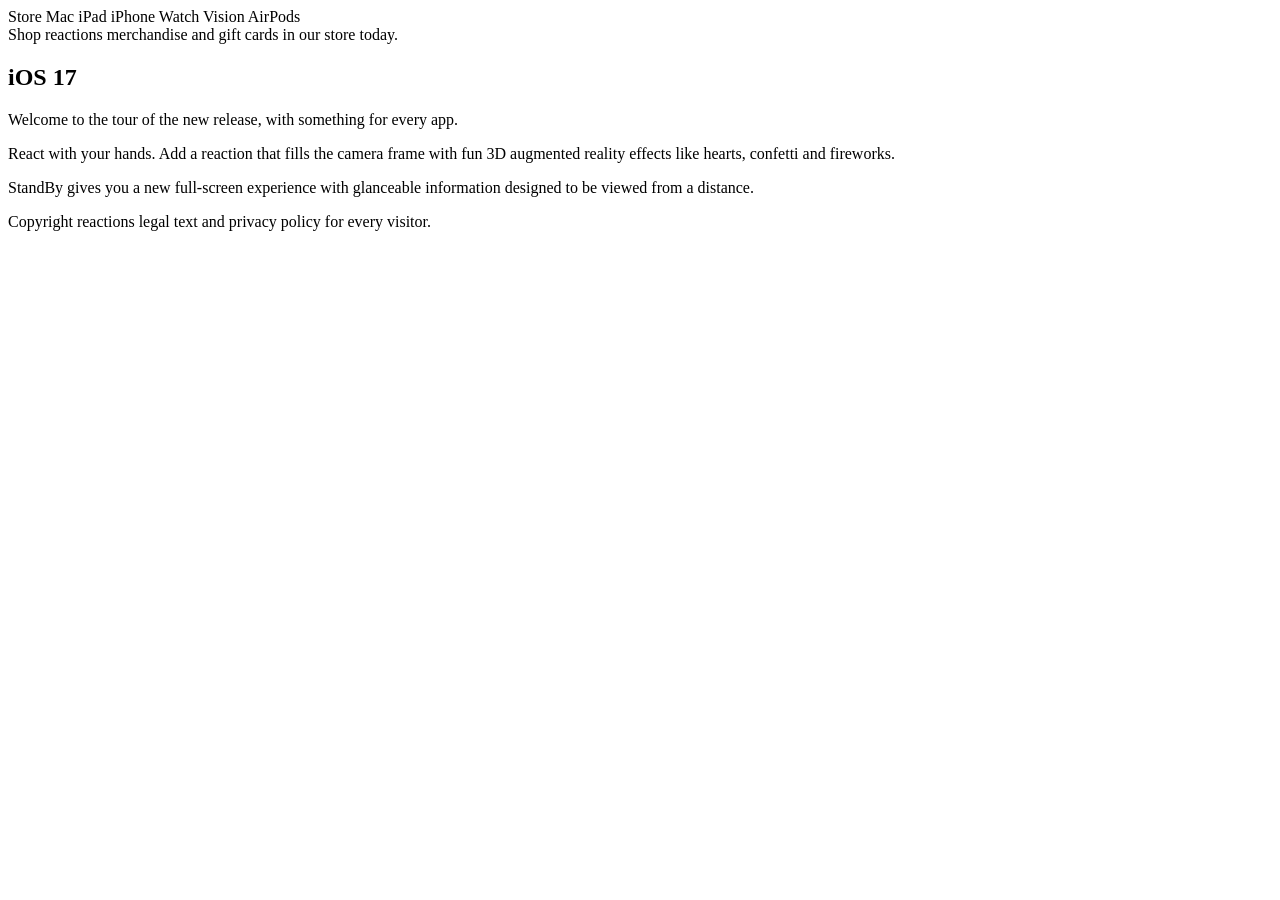
<file: Tests/Fixtures/Pages/ask.html>
<!doctype html>
<html lang="en">
<head><meta charset="utf-8"><title>iOS 17 features</title></head>
<body>
<header>Store Mac iPad iPhone Watch Vision AirPods</header>
<nav>Shop reactions merchandise and gift cards in our store today.</nav>
<article>
<h1>iOS 17</h1>
<p>Welcome to the tour of the new release, with something for every app.</p>
<p>React with your hands. Add a reaction that fills the camera frame with fun 3D augmented reality effects like hearts, confetti and fireworks.</p>
<p>StandBy gives you a new full-screen experience with glanceable information designed to be viewed from a distance.</p>
<p style="display:none">Hidden reactions paragraph that the card must never read aloud.</p>
</article>
<footer>Copyright reactions legal text and privacy policy for every visitor.</footer>
</body>
</html>
</file>
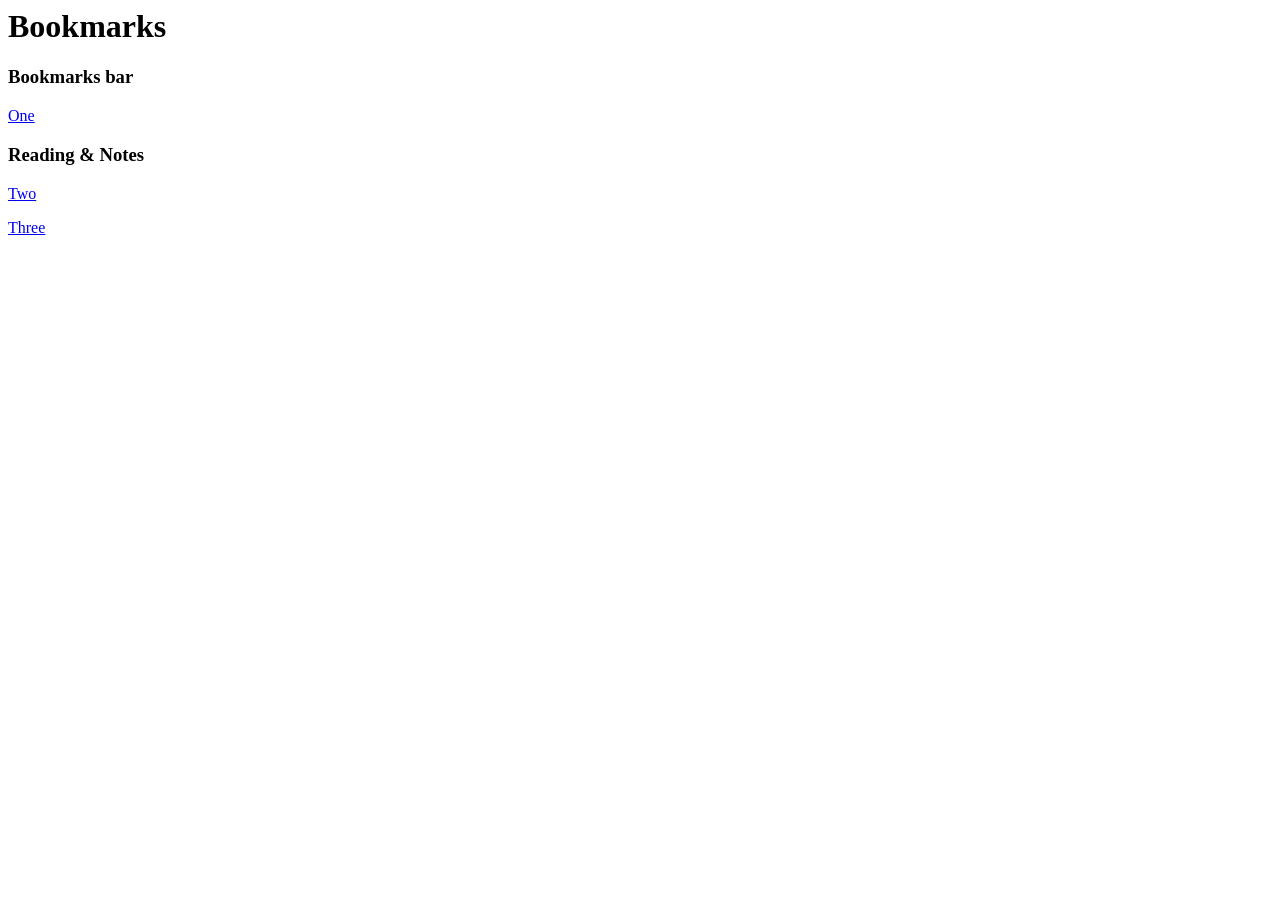
<file: Tests/Fixtures/Pages/bookmarks.html>
<!DOCTYPE NETSCAPE-Bookmark-file-1>
<!-- A browser's bookmarks export, for the bookmarks-import scenario. -->
<META HTTP-EQUIV="Content-Type" CONTENT="text/html; charset=UTF-8">
<TITLE>Bookmarks</TITLE>
<H1>Bookmarks</H1>
<DL><p>
    <DT><H3 ADD_DATE="1700000000" PERSONAL_TOOLBAR_FOLDER="true">Bookmarks bar</H3>
    <DL><p>
        <DT><A HREF="https://example.com/one" ADD_DATE="1700000100">One</A>
        <DT><H3>Reading &amp; Notes</H3>
        <DL><p>
            <DT><A HREF="https://example.com/two">Two</A>
        </DL><p>
    </DL><p>
    <DT><A HREF="https://example.com/three">Three</A>
</DL><p>
</file>
